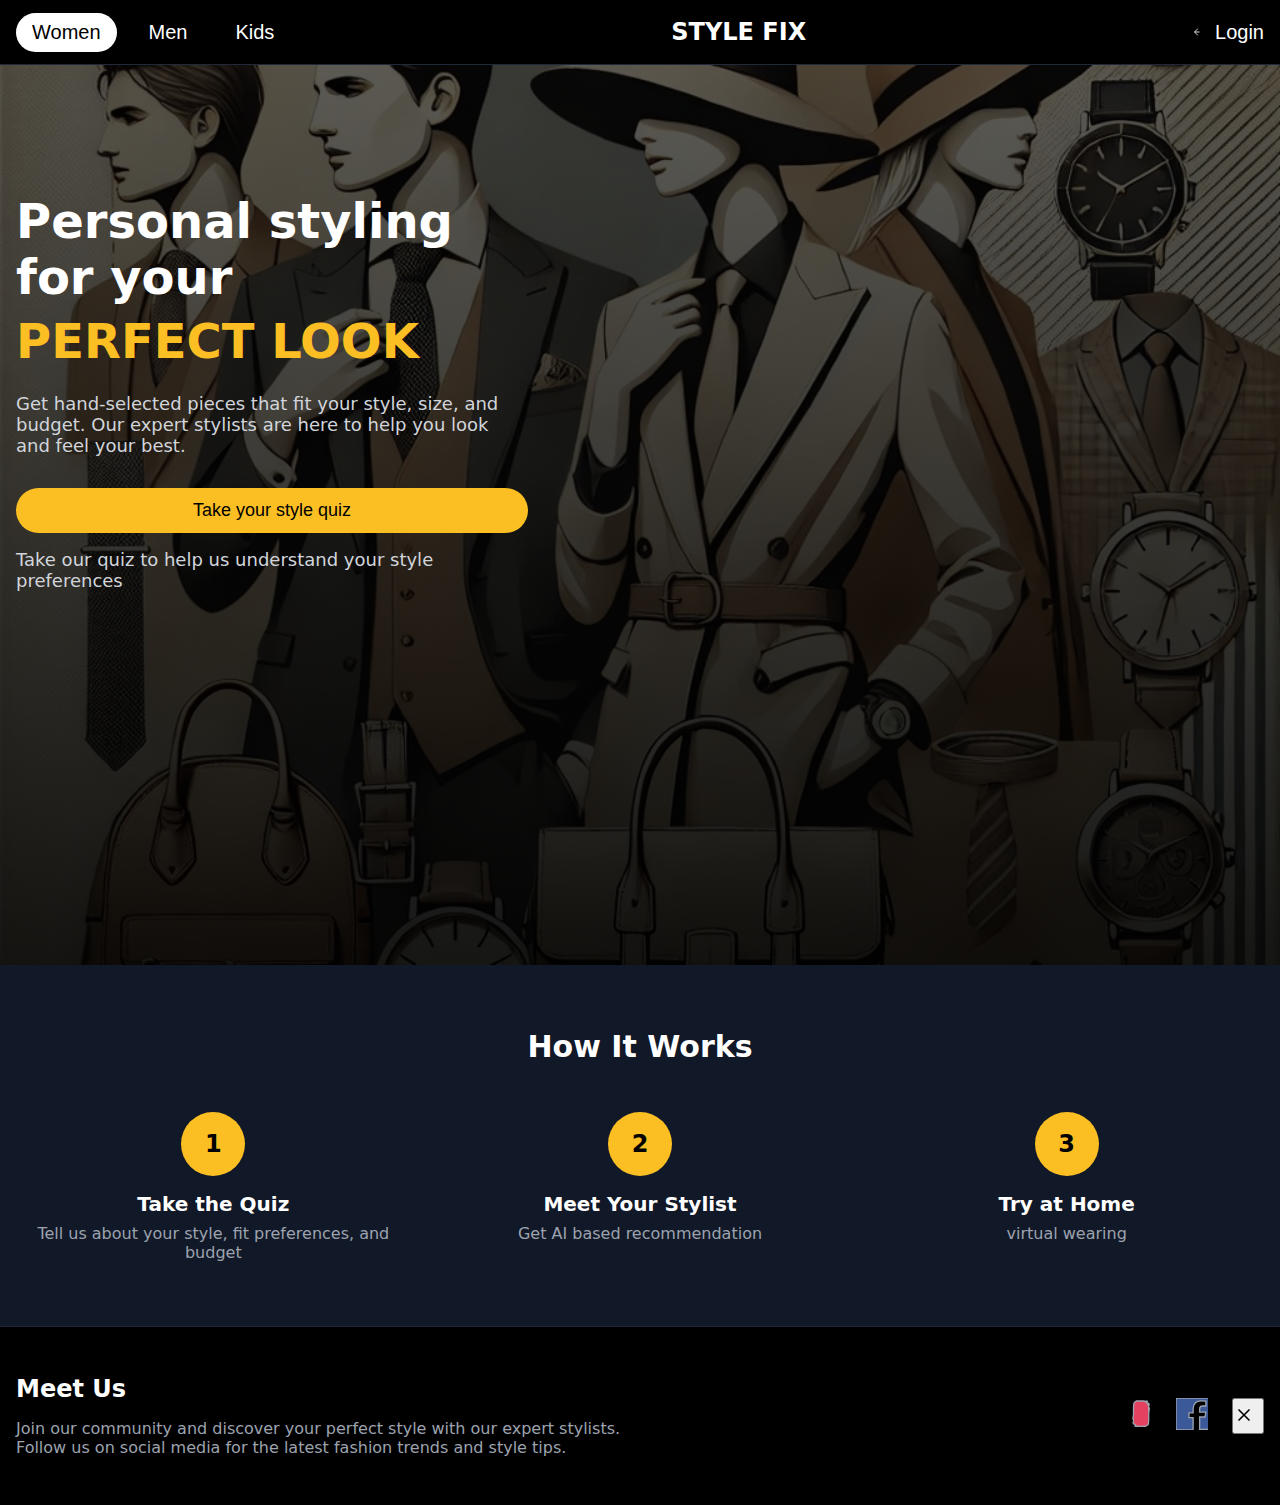
<file: index.html>
<!DOCTYPE html>
<html lang="en">
<head>
    <meta charset="UTF-8">
    <meta name="viewport" content="width=device-width, initial-scale=1.0">
    <title>STYLE FIX</title>
    <link rel="stylesheet" href="style.css">
</head>
<body>
    <!-- Navigation Bar -->
    <nav class="navbar">
        <div class="nav-container">
            <div class="nav-content">
                <!-- Left Nav - Category Buttons -->
                <div class="category-buttons">
                    <button class="category-btn active" data-category="women">Women</button>
                    <button class="category-btn" data-category="men">Men</button>
                    <button class="category-btn" data-category="kids">Kids</button>
                </div>

                <!-- Center - Logo -->
                <div class="logo">
                    <h1>STYLE FIX</h1>
                </div>

                <!-- Right Nav - Login/Sign Up -->
                <div class="auth-buttons">
                    <!-- Login Button with redirection to login.html -->
                    <button class="auth-btn" onclick="window.location.href='login.html'">
                        <svg class="icon" role="img" aria-label="Login" viewBox="0 0 24 24">
                            <path d="M15 12H9m0 0l4-4m-4 4l4 4" />
                        </svg>  
                        <span>Login</span>
                    </button>
                    
                  
                    
                    <!-- X Icon for closing -->
                    
                </div>
            </div>
        </div>
    </nav>

    <!-- Hero Section -->
    <div class="hero">
        <div class="hero-image">
            <img src="indbackground.jpg" alt="Fashion Background">
            <div class="overlay"></div>
        </div>
        <div class="hero-content">
            <div class="hero-text">
                <h2>Personal styling for your
                    <div class="accent-text">PERFECT LOOK</div>
                </h2>
                <p>Get hand-selected pieces that fit your style, size, and budget. Our expert stylists are here to help you look and feel your best.</p>
                <div class="cta-section">
                    <button class="cta-button">Take your style quiz</button>
                    <p class="cta-subtext">Take our quiz to help us understand your style preferences</p>
                </div>
            </div>
        </div>
    </div>

    <!-- How It Works -->
    <div class="how-it-works">
        <div class="section-container">
            <h2>How It Works</h2>
            <div class="steps-grid">
                <div class="step">
                    <div class="step-number"><span>1</span></div>
                    <h3>Take the Quiz</h3>
                    <p>Tell us about your style, fit preferences, and budget</p>
                </div>
                <div class="step">
                    <div class="step-number"><span>2</span></div>
                    <h3>Meet Your Stylist</h3>
                    <p>Get AI based recommendation</p>
                </div>
                <div class="step">
                    <div class="step-number"><span>3</span></div>
                    <h3>Try at Home</h3>
                    <p>virtual wearing</p>
                </div>
            </div>
        </div>
    </div>

    <!-- Footer -->
    <footer class="footer">
        <div class="footer-container">
            <div class="footer-content">
                <div class="meet-us">
                    <h3>Meet Us</h3>
                    <p>Join our community and discover your perfect style with our expert stylists. Follow us on social media for the latest fashion trends and style tips.</p>
                </div>
                <div class="social-links">
                  <a href="#" class="social-icon">
                    <svg xmlns="http://www.w3.org/2000/svg" role="img" aria-label="Instagram" viewBox="0 0 24 24" fill="none" width="24" height="24">
                        <path d="M12 2.163c3.309 0 3.688.012 4.973.072 1.228.062 2.303.433 3.179 1.309.875.875 1.247 1.95 1.309 3.179.06 1.285.072 1.664.072 4.973 0 3.309 0 3.688-.012 4.973-.072 1.228-.062 2.303-.433 3.179-1.309.875-.875 1.247-1.95 1.309-3.179.06-1.285.072-1.664.072-4.973 0-3.309-.012-3.688-.072-4.973-.062-1.228-.433-2.303-1.309-3.179-.875-.875-1.95-1.247-3.179-1.309-1.285-.06-1.664-.072-4.973-.072-3.309 0-3.688.012-4.973.072-1.228.062-2.303.433-3.179 1.309-.875.875-1.247 1.95-1.309 3.179-.06 1.285-.072 1.664-.072 4.973 0 3.309.012 3.688.072 4.973.062 1.228.433 2.303 1.309 3.179.875.875 1.95 1.247 3.179 1.309 1.285.06 1.664.072 4.973.072zM12 5.836c-3.405 0-6.164 2.76-6.164 6.164 0 3.404 2.76 6.164 6.164 6.164 3.405 0 6.164-2.76 6.164-6.164 0-3.404-2.76-6.164-6.164-6.164zm0 10.276c-2.314 0-4.112-1.798-4.112-4.112 0-2.314 1.798-4.112 4.112-4.112 2.314 0 4.112 1.798 4.112 4.112 0 2.314-1.798 4.112-4.112 4.112zm5.643-7.976c-.711 0-1.287-.576-1.287-1.287 0-.711.576-1.287 1.287-1.287s1.287.576 1.287 1.287c0 .711-.576 1.287-1.287 1.287z" fill="#E4405F"/>
                    </svg>
                </a>
                <a href="#" class="social-icon">
                  <svg viewBox="0 0 24 24" role="img" aria-label="Facebook" fill="none" xmlns="http://www.w3.org/2000/svg">
                      <path d="M22.672 0h-21.344c-.731 0-1.328.597-1.328 1.328v21.344c0 .731.597 1.328 1.328 1.328h11.497v-9.257h-3.14v-3.627h3.14v-2.673c0-4.034 2.355-6.28 5.91-6.28 1.717 0 3.239.128 3.673.186v3.67h-2.348c-1.84 0-2.346.875-2.346 2.267v2.366h4.693l-.616 3.627h-4.077v9.257h8.13c.73 0 1.328-.597 1.328-1.328v-21.344c0-.731-.597-1.328-1.328-1.328z" fill="#3B5998"/>
                  </svg>
                </a>
                <button class="close-btn" onclick="closeMenu()">
                    <svg class="icon" role="img" aria-label="Close" viewBox="0 0 24 24">
                        <path d="M18 6L6 18M6 6l12 12" stroke="currentColor" stroke-width="2" stroke-linecap="round" stroke-linejoin="round"/>
                    </svg>
                </button>
            </div>
        </div>
    </footer>

    <script>
        
        // Close button functionality (for closing the menu or modal)
        function closeMenu() {
            // Example: Remove a class that hides the menu, or close a modal
            console.log("Close button clicked");
        }
    </script>
    <script src="javascript.js"></script>
</body>
</html>
</file>
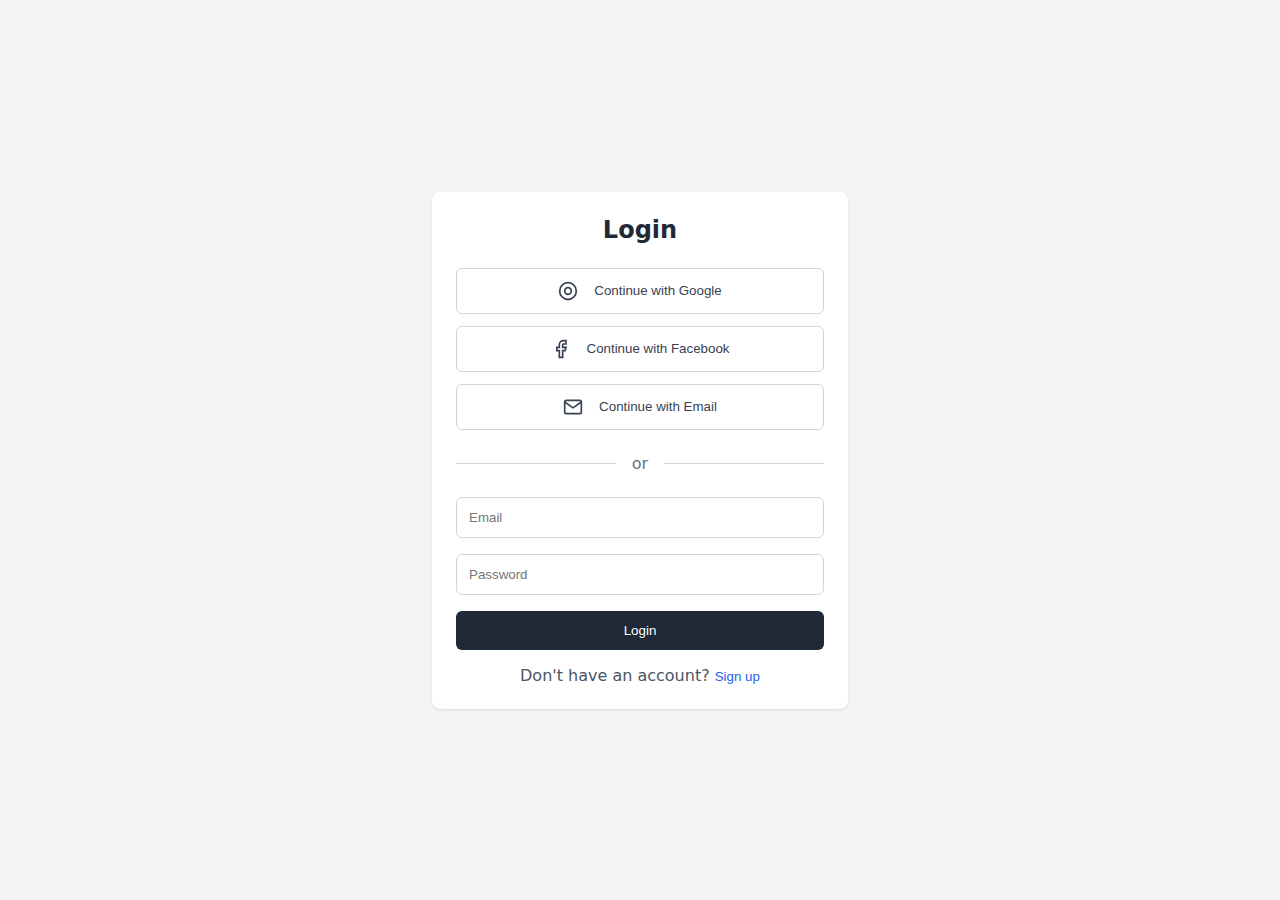
<file: login.html>
<!DOCTYPE html>
<html lang="en">
<head>
    <meta charset="UTF-8">
    <meta name="viewport" content="width=device-width, initial-scale=1.0">
    <title>Login/Signup Form</title>
    <style>
        * {
            margin: 0;
            padding: 0;
            box-sizing: border-box;
        }

        body {
            font-family: system-ui, -apple-system, sans-serif;
            background-color: rgb(243, 244, 246);
            min-height: 100vh;
            display: flex;
            justify-content: center;
            align-items: center;
        }

        .container {
            width: 100%;
            max-width: 28rem;
            padding: 1rem;
        }

        .success-message {
            margin-bottom: 1rem;
            padding: 0.75rem;
            background-color: rgb(34, 197, 94);
            color: white;
            border-radius: 0.375rem;
            text-align: center;
            display: none;
        }

        .form-container {
            background-color: white;
            padding: 1.5rem;
            border-radius: 0.5rem;
            box-shadow: 0 1px 3px rgba(0, 0, 0, 0.1);
        }

        .hidden {
            display: none;
        }

        h2 {
            font-size: 1.5rem;
            font-weight: bold;
            margin-bottom: 1.5rem;
            text-align: center;
            color: rgb(31, 41, 55);
        }

        .social-buttons {
            margin-bottom: 1.5rem;
        }

        .social-button {
            width: 100%;
            display: flex;
            align-items: center;
            justify-content: center;
            gap: 0.5rem;
            padding: 0.75rem;
            margin-bottom: 0.75rem;
            border: 1px solid rgb(209, 213, 219);
            border-radius: 0.375rem;
            color: rgb(55, 65, 81);
            background-color: white;
            cursor: pointer;
            transition: background-color 0.2s;
        }

        .social-button:hover {
            background-color: rgb(249, 250, 251);
        }

        .social-button i {
            width: 20px;
            height: 20px;
        }

        .divider {
            display: flex;
            align-items: center;
            gap: 1rem;
            margin-bottom: 1.5rem;
        }

        .divider-line {
            flex: 1;
            height: 1px;
            background-color: rgb(209, 213, 219);
        }

        .divider-text {
            color: rgb(107, 114, 128);
        }

        input {
            width: 100%;
            padding: 0.75rem;
            margin-bottom: 1rem;
            border: 1px solid rgb(209, 213, 219);
            border-radius: 0.375rem;
            outline: none;
        }

        input:focus {
         border: 2px solid rgb(59, 130, 246);
        }

        .submit-button {
            width: 100%;
            padding: 0.75rem;
            background-color: rgb(31, 41, 55);
            color: white;
            border: none;
            border-radius: 0.375rem;
            cursor: pointer;
            transition: background-color 0.2s;
        }

        .submit-button:hover {
            background-color: rgb(55, 65, 81);
        }

        .toggle-text {
            margin-top: 1rem;
            text-align: center;
            color: rgb(75, 85, 99);
        }

        .toggle-button {
            color: rgb(37, 99, 235);
            font-weight: 500;
            background: none;
            border: none;
            cursor: pointer;
        }

        .toggle-button:hover {
            text-decoration: underline;
        }

        .icon {
            display: inline-block;
            width: 20px;
            height: 20px;
            margin-right: 8px;
        }
    </style>
</head>
<body>
    <div class="container">
        <div id="successMessage" class="success-message"></div>

        <!-- Login Form -->
        <div id="loginForm" class="form-container">
            <h2>Login</h2>
            
            <div class="social-buttons">
                <button class="social-button" onclick="handleSocialLogin('Google')">
                    <span class="icon">
                        <svg viewBox="0 0 24 24" fill="none" stroke="currentColor" stroke-width="2">
                            <circle cx="12" cy="12" r="10"/>
                            <circle cx="12" cy="12" r="4"/>
                        </svg>
                    </span>
                    Continue with Google
                </button>
                <button class="social-button" onclick="handleSocialLogin('Facebook')">
                    <span class="icon">
                        <svg viewBox="0 0 24 24" fill="none" stroke="currentColor" stroke-width="2">
                            <path d="M18 2h-3a5 5 0 0 0-5 5v3H7v4h3v8h4v-8h3l1-4h-4V7a1 1 0 0 1 1-1h3z"/>
                        </svg>
                    </span>
                    Continue with Facebook
                </button>
                <button class="social-button" onclick="handleSocialLogin('Email')">
                    <span class="icon">
                        <svg viewBox="0 0 24 24" fill="none" stroke="currentColor" stroke-width="2">
                            <path d="M4 4h16c1.1 0 2 .9 2 2v12c0 1.1-.9 2-2 2H4c-1.1 0-2-.9-2-2V6c0-1.1.9-2 2-2z"/>
                            <polyline points="22,6 12,13 2,6"/>
                        </svg>
                    </span>
                    Continue with Email
                </button>
            </div>

            <div class="divider">
                <div class="divider-line"></div>
                <span class="divider-text">or</span>
                <div class="divider-line"></div>
            </div>

            <form onsubmit="handleSubmit(event, true)">
                <input type="email" placeholder="Email" required>
                <input type="password" placeholder="Password" required>
                <button type="submit" class="submit-button">Login</button>
                <p class="toggle-text">
                    Don't have an account? 
                    <button type="button" class="toggle-button" onclick="toggleForm()">Sign up</button>
                </p>
            </form>
        </div>

        <!-- Signup Form -->
        <div id="signupForm" class="form-container hidden">
            <h2>Sign Up</h2>
            
            <div class="social-buttons">
                <button class="social-button" onclick="handleSocialLogin('Google')">
                    <span class="icon">
                        <svg viewBox="0 0 24 24" fill="none" stroke="currentColor" stroke-width="2">
                            <circle cx="12" cy="12" r="10"/>
                            <circle cx="12" cy="12" r="4"/>
                        </svg>
                    </span>
                    Continue with Google
                </button>
                <button class="social-button" onclick="handleSocialLogin('Facebook')">
                    <span class="icon">
                        <svg viewBox="0 0 24 24" fill="none" stroke="currentColor" stroke-width="2">
                            <path d="M18 2h-3a5 5 0 0 0-5 5v3H7v4h3v8h4v-8h3l1-4h-4V7a1 1 0 0 1 1-1h3z"/>
                        </svg>
                    </span>
                    Continue with Facebook
                </button>
                <button class="social-button" onclick="handleSocialLogin('Email')">
                    <span class="icon">
                        <svg viewBox="0 0 24 24" fill="none" stroke="currentColor" stroke-width="2">
                            <path d="M4 4h16c1.1 0 2 .9 2 2v12c0 1.1-.9 2-2 2H4c-1.1 0-2-.9-2-2V6c0-1.1.9-2 2-2z"/>
                            <polyline points="22,6 12,13 2,6"/>
                        </svg>
                    </span>
                    Continue with Email
                </button>
            </div>

            <div class="divider">
                <div class="divider-line"></div>
                <span class="divider-text">or</span>
                <div class="divider-line"></div>
            </div>

            <form onsubmit="handleSubmit(event, false)">
                <input type="email" placeholder="Email" required>
                <input type="password" placeholder="Password" required>
                <input type="password" placeholder="Confirm Password" required>
                <button type="submit" class="submit-button">Sign Up</button>
                <p class="toggle-text">
                    Already have an account? 
                    <button type="button" class="toggle-button" onclick="toggleForm()">Login</button>
                </p>
            </form>
        </div>
    </div>

    <script>
        function showSuccessMessage(platform) {
            const message = `You have successfully logged in with ${platform}`;
            const successMessage = document.getElementById('successMessage');
            successMessage.innerText = message;
            successMessage.style.display = 'block';
            setTimeout(() => {
                successMessage.style.display = 'none';
            }, 3000);
        }

        function handleSocialLogin(platform) {
            showSuccessMessage(platform);
        }

        function toggleForm() {
            const loginForm = document.getElementById('loginForm');
            const signupForm = document.getElementById('signupForm');
            loginForm.classList.toggle('hidden');
            signupForm.classList.toggle('hidden');
        }

        function handleSubmit(event, isLogin) {
            event.preventDefault();
            const action = isLogin ? 'logging in' : 'signing up';
            alert(`Successfully ${action}`);
        }
    </script>
</body>
</html>
</file>
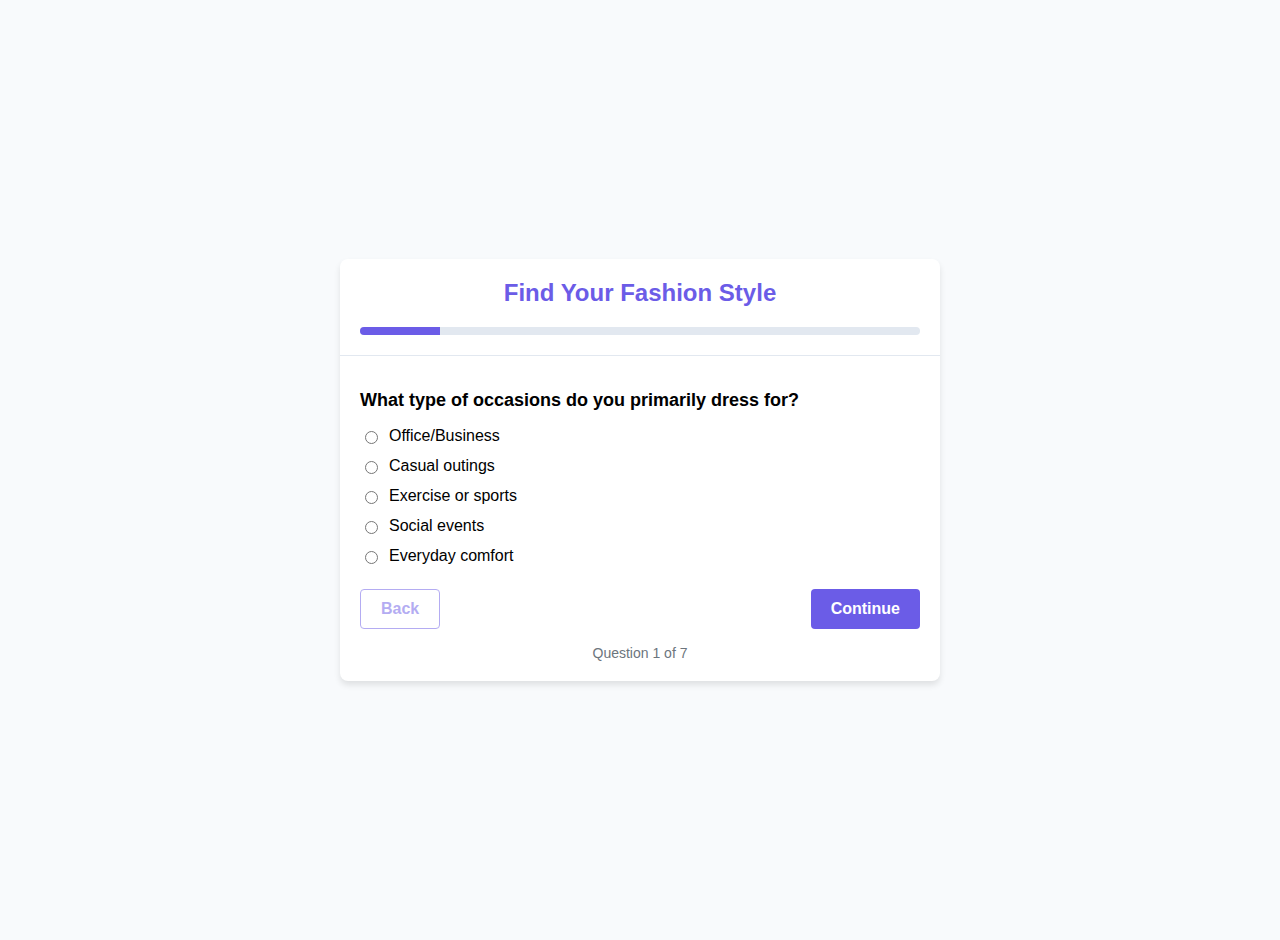
<file: quizq.html>
<!DOCTYPE html>
<html lang="en">
<head>
    <meta charset="UTF-8">
    <meta name="viewport" content="width=device-width, initial-scale=1.0">
    <title>Find Your Fashion Style</title>
    <style>
        :root {
            --primary: #6b5ce7;
            --primary-foreground: #ffffff;
            --muted-foreground: #6c757d;
            --border: #e2e8f0;
            --background: #f8fafc;
        }
        body {
            font-family: -apple-system, BlinkMacSystemFont, 'Segoe UI', Roboto, 'Helvetica Neue', Arial, sans-serif;
            background-color: var(--background);
            margin: 0;
            padding: 20px;
            display: flex;
            justify-content: center;
            align-items: center;
            min-height: 100vh;
        }
        .card {
            background-color: white;
            border-radius: 8px;
            box-shadow: 0 4px 6px rgba(0, 0, 0, 0.1);
            width: 100%;
            max-width: 600px;
            overflow: hidden;
        }
        .card-header {
            padding: 20px;
            border-bottom: 1px solid var(--border);
        }
        .card-title {
            text-align: center;
            font-size: 24px;
            font-weight: bold;
            color: var(--primary);
            margin: 0 0 20px;
        }
        .progress {
            width: 100%;
            height: 8px;
            background-color: var(--border);
            border-radius: 4px;
            overflow: hidden;
        }
        .progress-bar {
            height: 100%;
            background-color: var(--primary);
            transition: width 0.3s ease;
        }
        .card-content {
            padding: 20px;
        }
        .question {
            font-size: 18px;
            font-weight: 600;
            margin-bottom: 16px;
        }
        .radio-group {
            display: flex;
            flex-direction: column;
            gap: 12px;
        }
        .radio-item {
            display: flex;
            align-items: center;
            gap: 8px;
        }
        .button-group {
            display: flex;
            justify-content: space-between;
            margin-top: 24px;
        }
        .button {
            padding: 10px 20px;
            border: none;
            border-radius: 4px;
            font-size: 16px;
            font-weight: 600;
            cursor: pointer;
            transition: background-color 0.2s ease;
        }
        .button-primary {
            background-color: var(--primary);
            color: var(--primary-foreground);
        }
        .button-outline {
            background-color: transparent;
            border: 1px solid var(--primary);
            color: var(--primary);
        }
        .button:disabled {
            opacity: 0.5;
            cursor: not-allowed;
        }
        .question-indicator {
            text-align: center;
            margin-top: 16px;
            color: var(--muted-foreground);
            font-size: 14px;
        }
        .result {
            text-align: center;
        }
        .result-title {
            font-size: 24px;
            font-weight: bold;
            color: var(--primary);
            margin-bottom: 16px;
        }
        .result-description {
            color: var(--muted-foreground);
            margin-bottom: 24px;
        }
    </style>
</head>
<body>
    <div class="card">
        <div class="card-header">
            <h1 class="card-title">Find Your Fashion Style</h1>
            <div class="progress">
                <div class="progress-bar" id="progressBar"></div>
            </div>
        </div>
        <div class="card-content">
            <div id="quizContent"></div>
            <div id="result" style="display: none;">
                <h2 class="result-title">Your Style: <span id="styleResult"></span></h2>
                <p class="result-description">
                    Based on your answers, your dominant style preference matches your personality and preferences.
                </p>
                <button class="button button-primary" onclick="retakeQuiz()">Take Quiz Again</button>
            </div>
        </div>
    </div>

    <script>
        const questions = [
            {
                id: 1,
                text: "What type of occasions do you primarily dress for?",
                options: [
                    { value: "business", label: "Office/Business" },
                    { value: "casual", label: "Casual outings" },
                    { value: "sporty", label: "Exercise or sports" },
                    { value: "social", label: "Social events" },
                    { value: "comfort", label: "Everyday comfort" }
                ]
            },
            {
                id: 2,
                text: "Which of these best describes your style?",
                options: [
                    { value: "minimalist", label: "Modern and minimalist" },
                    { value: "classic", label: "Classic and formal" },
                    { value: "sporty", label: "Sporty and functional" },
                    { value: "casual", label: "Relaxed and casual" },
                    { value: "trendy", label: "Trendy and experimental" },
                    { value: "vintage", label: "Vintage-inspired" }
                ]
            },
            {
                id: 3,
                text: "What's your ideal clothing fit?",
                options: [
                    { value: "loose", label: "Loose and comfortable" },
                    { value: "fitted", label: "Fitted and tailored" },
                    { value: "mixed", label: "A mix, depending on the outfit" }
                ]
            },
            {
                id: 4,
                text: "What's your preferred fabric?",
                options: [
                    { value: "natural", label: "Cotton and natural fabrics" },
                    { value: "stretch", label: "Soft, stretchy, and breathable" },
                    { value: "luxurious", label: "Luxurious and formal (silk, satin)" },
                    { value: "cozy", label: "Warm and cozy (wool, fleece)" }
                ]
            },
            {
                id: 5,
                text: "Do you follow current fashion trends?",
                options: [
                    { value: "trendy", label: "Yes, I love to keep up with trends" },
                    { value: "moderate", label: "Somewhat – I like adding trendy pieces now and then" },
                    { value: "timeless", label: "Not really – I prefer timeless pieces" }
                ]
            },
            {
                id: 6,
                text: "Which colors or patterns do you prefer?",
                options: [
                    { value: "neutral", label: "Neutral tones (black, white, gray, beige)" },
                    { value: "bold", label: "Bold colors and prints" },
                    { value: "pastel", label: "Pastels and soft shades" },
                    { value: "earthy", label: "Earthy tones (olive, brown, tan)" },
                    { value: "any", label: "I'm open to any color/pattern" }
                ]
            },
            {
                id: 7,
                text: "Are you looking to enhance or focus on any of these areas?",
                options: [
                    { value: "workwear", label: "Formal workwear" },
                    { value: "daily", label: "Casual daily wear" },
                    { value: "special", label: "Special occasion outfits" },
                    { value: "athletic", label: "Athletic or athleisure wear" }
                ]
            }
        ];

        let currentQuestion = 0;
        const answers = {};

        function renderQuestion() {
            const question = questions[currentQuestion];
            const quizContent = document.getElementById('quizContent');
            quizContent.innerHTML = `
                <h2 class="question">${question.text}</h2>
                <div class="radio-group">
                    ${question.options.map(option => `
                        <div class="radio-item">
                            <input type="radio" id="${option.value}" name="question${question.id}" value="${option.value}">
                            <label for="${option.value}">${option.label}</label>
                        </div>
                    `).join('')}
                </div>
                <div class="button-group">
                    <button class="button button-outline" onclick="previousQuestion()" ${currentQuestion === 0 ? 'disabled' : ''}>Back</button>
                    <button class="button button-primary" onclick="nextQuestion()">${currentQuestion === questions.length - 1 ? 'Get Results' : 'Continue'}</button>
                </div>
                <div class="question-indicator">
                    Question ${currentQuestion + 1} of ${questions.length}
                </div>
            `;
            updateProgress();
        }

        function updateProgress() {
            const progress = ((currentQuestion + 1) / questions.length) * 100;
            document.getElementById('progressBar').style.width = `${progress}%`;
        }

        function nextQuestion() {
            const selectedOption = document.querySelector(`input[name="question${questions[currentQuestion].id}"]:checked`);
            if (!selectedOption) {
                alert('Please select an answer before continuing.');
                return;
            }
            answers[questions[currentQuestion].id] = selectedOption.value;
            if (currentQuestion === questions.length - 1) {
                calculateResults();
            } else {
                currentQuestion++;
                renderQuestion();
            }
        }

        function previousQuestion() {
            if (currentQuestion > 0) {
                currentQuestion--;
                renderQuestion();
            }
        }

        function calculateResults() {
            const stylePoints = {
                casual: 0,
                formal: 0,
                sporty: 0,
                trendy: 0,
                minimalist: 0,
                vintage: 0,
                classic: 0
            };

            Object.entries(answers).forEach(([questionId, answer]) => {
                switch (answer) {
                    case 'business':
                        stylePoints.formal += 2;
                        stylePoints.classic += 1;
                        break;
                    case 'casual':
                        stylePoints.casual += 2;
                        break;
                    case 'sporty':
                        stylePoints.sporty += 2;
                        break;
                    case 'trendy':
                        stylePoints.trendy += 2;
                        break;
                    // Add more scoring logic here
                }
            });

            const dominantStyle = Object.entries(stylePoints).reduce((a, b) => 
                b[1] > a[1] ? b : a
            )[0];

            document.getElementById('quizContent').style.display = 'none';
            document.getElementById('styleResult').textContent = dominantStyle[0].charAt(0).toUpperCase() + dominantStyle[0].slice(1);
            document.getElementById('result').style.display = 'block';
        }

        function retakeQuiz() {
            currentQuestion = 0;
            Object.keys(answers).forEach(key => delete answers[key]);
            document.getElementById('quizContent').style.display = 'block';
            document.getElementById('result').style.display = 'none';
            renderQuestion();
        }

        // Initialize the quiz
        renderQuestion();
    </script>
</body>
</html>
</file>
<file: style.css>
/* Global Styles */
* {
    margin: 0;
    padding: 0;
    box-sizing: border-box;
}

html, body {
    height: 100%;
}

body {
    min-height: 100vh;
    background-color: black;
    color: white;
    font-family: system-ui, -apple-system, sans-serif;
    display: flex;
    flex-direction: column;
}

/* Navigation */
.navbar {
    border-bottom: 1px solid #1f2937;
}

.nav-container {
    max-width: 80rem;
    margin: 0 auto;
    padding: 0 1rem;
}

.nav-content {
    display: flex;
    justify-content: space-between;
    align-items: center;
    height: 4rem;
}

.category-buttons {
    display: flex;
    gap: 1rem;
}

.category-btn {
    padding: 0.5rem 1rem;
    border-radius: 9999px;
    font-weight: 500;
    font-size: 20px;
    background: transparent;
    color: white;
    border: none;
    cursor: pointer;
    transition: all 0.3s ease;
}

.category-btn:hover {
    color: navajowhite;
}

.category-btn.active {
    background-color: white;
    color: black;
}

.logo h1 {
    font-size: 1.5rem;
    font-weight: bold;
    color: white;
}

.auth-buttons {
    display: flex;
    gap: 1.5rem;
}

.auth-btn {
    display: flex;
    align-items: center;
    color: white;
    background: transparent;
    font-size: 20px;
    border: none;
    cursor: pointer;
    transition: color 0.3s ease;
}

.auth-btn:hover {
    color: navajowhite;
}

.icon {
    width: 1.25rem;
    height: 1.25rem;
    margin-right: 0.5rem;
    stroke: currentColor;
    fill: none;
}

/* Hero Section */
.hero {
    position: relative;
    min-height: 100vh; /* Ensure it takes up full height */
}
.hero-image img {
    width: 100%;
    height: 100%;
    object-fit: cover;
    background-position: center bottom; /* Adjusts background image to be positioned at the bottom */
    opacity: 0.9;
}

.hero-image {
    position: absolute;
    inset: 0;
}

.hero-image img {
    width: 100%;
    height: 100%;
    display: flex;
    object-fit: cover;
    background-position: center;
    opacity: 0.9;
}

.overlay {
    position: absolute;
    inset: 0;
    background: linear-gradient(to bottom, rgba(0,0,0,0.6), rgba(0,0,0,0.9));
}

.hero-content {
    position: relative;
    max-width: 80rem;
    margin: 0 auto;
    padding: 8rem 1rem;
}

.hero-text {
    max-width: 32rem;
}

.hero-text h2 {
    font-size: 3rem;
    font-weight: bold;
    margin-bottom: 1.5rem;
}

.accent-text {
    color: #fbbf24;
    margin-top: 0.5rem;
}

.hero-text p {
    color: #d1d5db;
    font-size: 1.125rem;
    margin-bottom: 2rem;
}

.cta-section {
    display: flex;
    flex-direction: column;
    gap: 1rem;
}

.cta-button {
    display: inline-block;
    background-color: #fbbf24;
    color: black;
    padding: 0.75rem 2rem;
    border-radius: 9999px;
    font-weight: 500;
    font-size: 1.125rem;
    border: none;
    cursor: pointer;
    transition: background-color 0.3s ease;
}

.cta-button:hover {
    background-color: #f59e0b;
}

.cta-subtext {
    font-size: 0.875rem;
    color: #9ca3af;
}

/* How It Works Section */
.how-it-works {
    background-color: #111827;
    padding: 4rem 0;
}

.section-container {
    max-width: 80rem;
    margin: 0 auto;
    padding: 0 1rem;
}

.how-it-works h2 {
    font-size: 1.875rem;
    font-weight: bold;
    text-align: center;
    margin-bottom: 3rem;
}

.steps-grid {
    display: grid;
    grid-template-columns: repeat(auto-fit, minmax(250px, 1fr));
    gap: 2rem;
}

.step {
    text-align: center;
}

.step-number {
    width: 4rem;
    height: 4rem;
    background-color: #fbbf24;
    border-radius: 9999px;
    display: flex;
    align-items: center;
    justify-content: center;
    margin: 0 auto 1rem;
}

.step-number span {
    font-size: 1.5rem;
    font-weight: bold;
    color: black;
}

.step h3 {
    font-size: 1.25rem;
    font-weight: 600;
    margin-bottom: 0.5rem;
}

.step p {
    color: #9ca3af;
}

/* Footer */
.footer {
    background-color: black;
    border-top: 1px solid #1f2937;
    padding: 3rem 0;
}

.footer-container {
    max-width: 80rem;
    margin: 0 auto;
    padding: 0 1rem;
}

.footer-content {
    display: grid;
    grid-template-columns: repeat(auto-fit, minmax(250px, 1fr));
    gap: 2rem;
    align-items: center;
}

.meet-us h3 {
    font-size: 1.5rem;
    font-weight: bold;
    margin-bottom: 1rem;
}

.meet-us p {
    color: #9ca3af;
}

.social-links {
    display: flex;
    justify-content: flex-end;
    gap: 1.5rem;
}

.social-icon {
    color: #9ca3af;
    transition: color 0.3s ease;
}

.social-icon:hover {
    color: white;
}

.social-icon svg {
    width: 2rem;
    height: 2rem;
    stroke: currentColor;
    fill: none;
}

.copyright {
    margin-top: 2rem;
    padding-top: 2rem;
    border-top: 1px solid #1f2937;
    text-align: center;
    color: #9ca3af;
}

/* Media Queries */
@media (max-width: 768px) {
    .nav-content {
        flex-direction: column;
        height: auto;
        padding: 1rem 0;
        gap: 1rem;
    }

    .social-links {
        justify-content: center;
    }

    .hero-text h2 {
        font-size: 2rem;
    }
}
</file>
